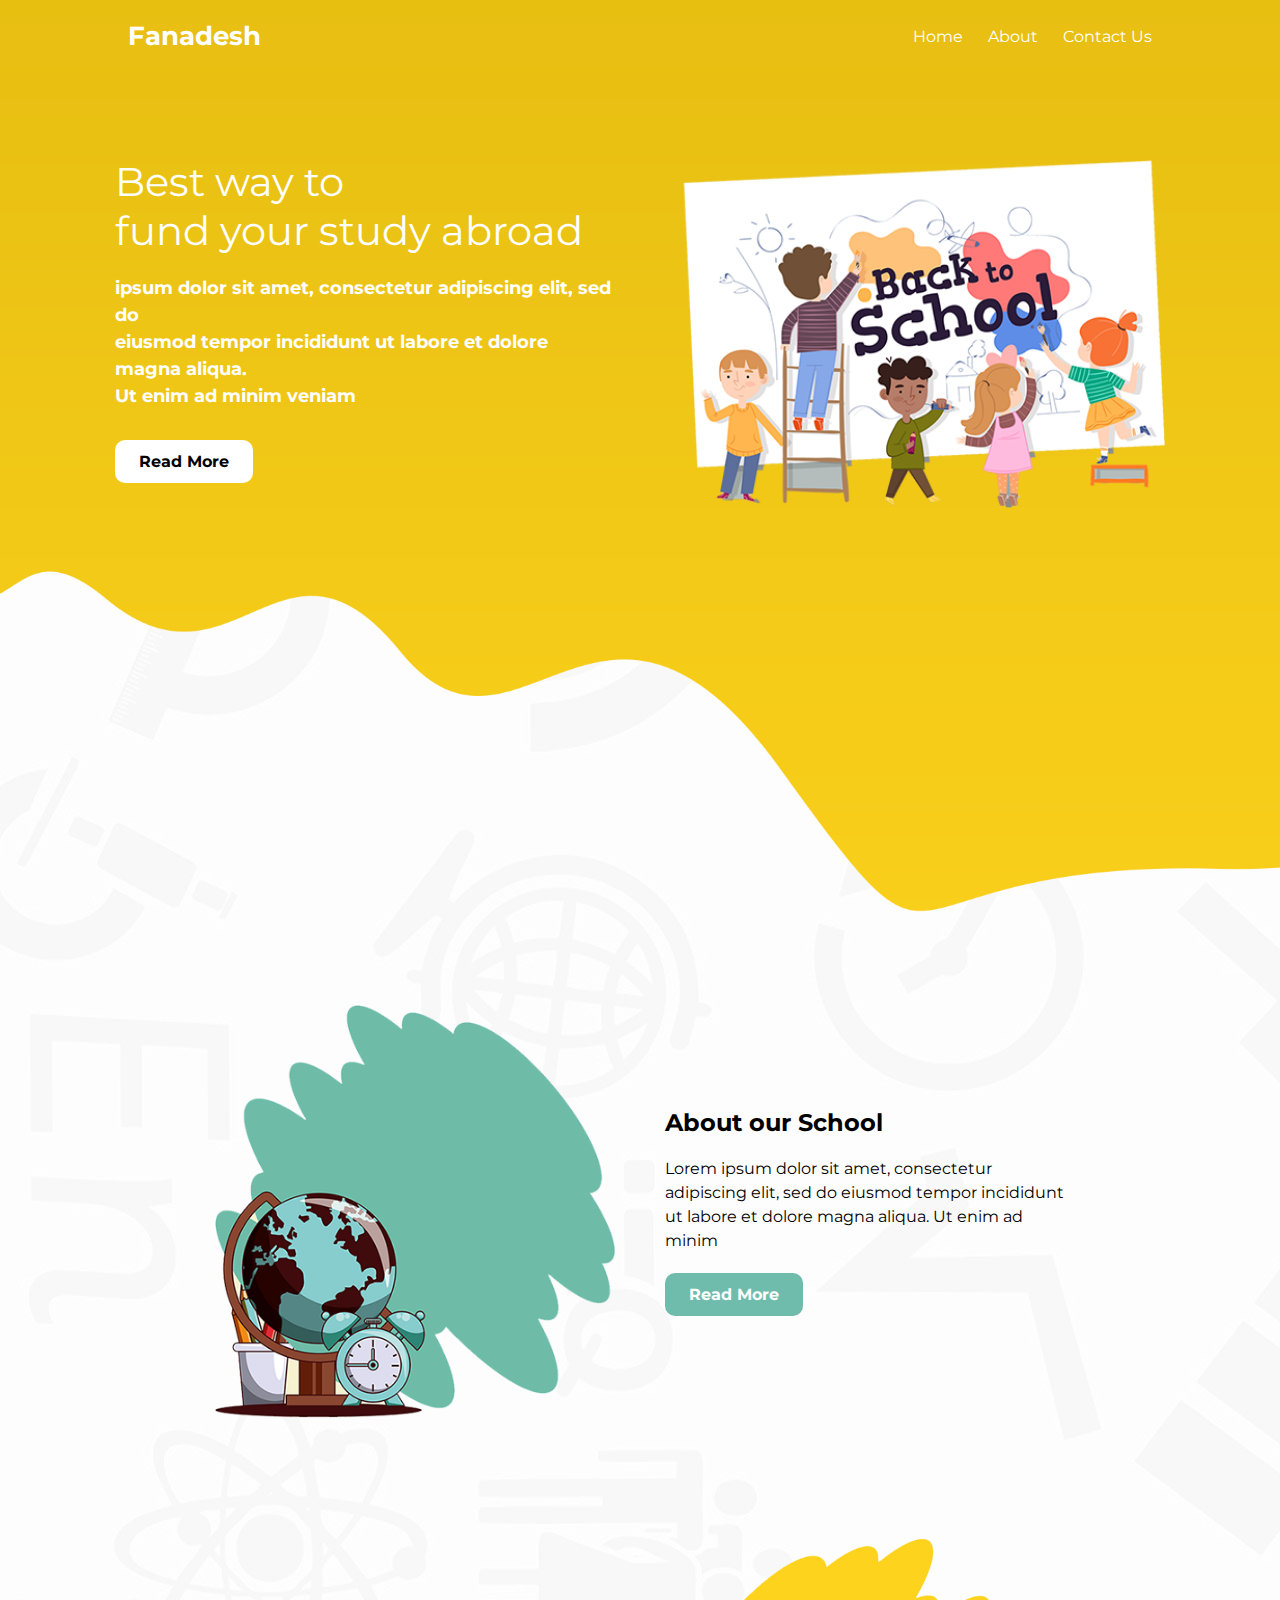
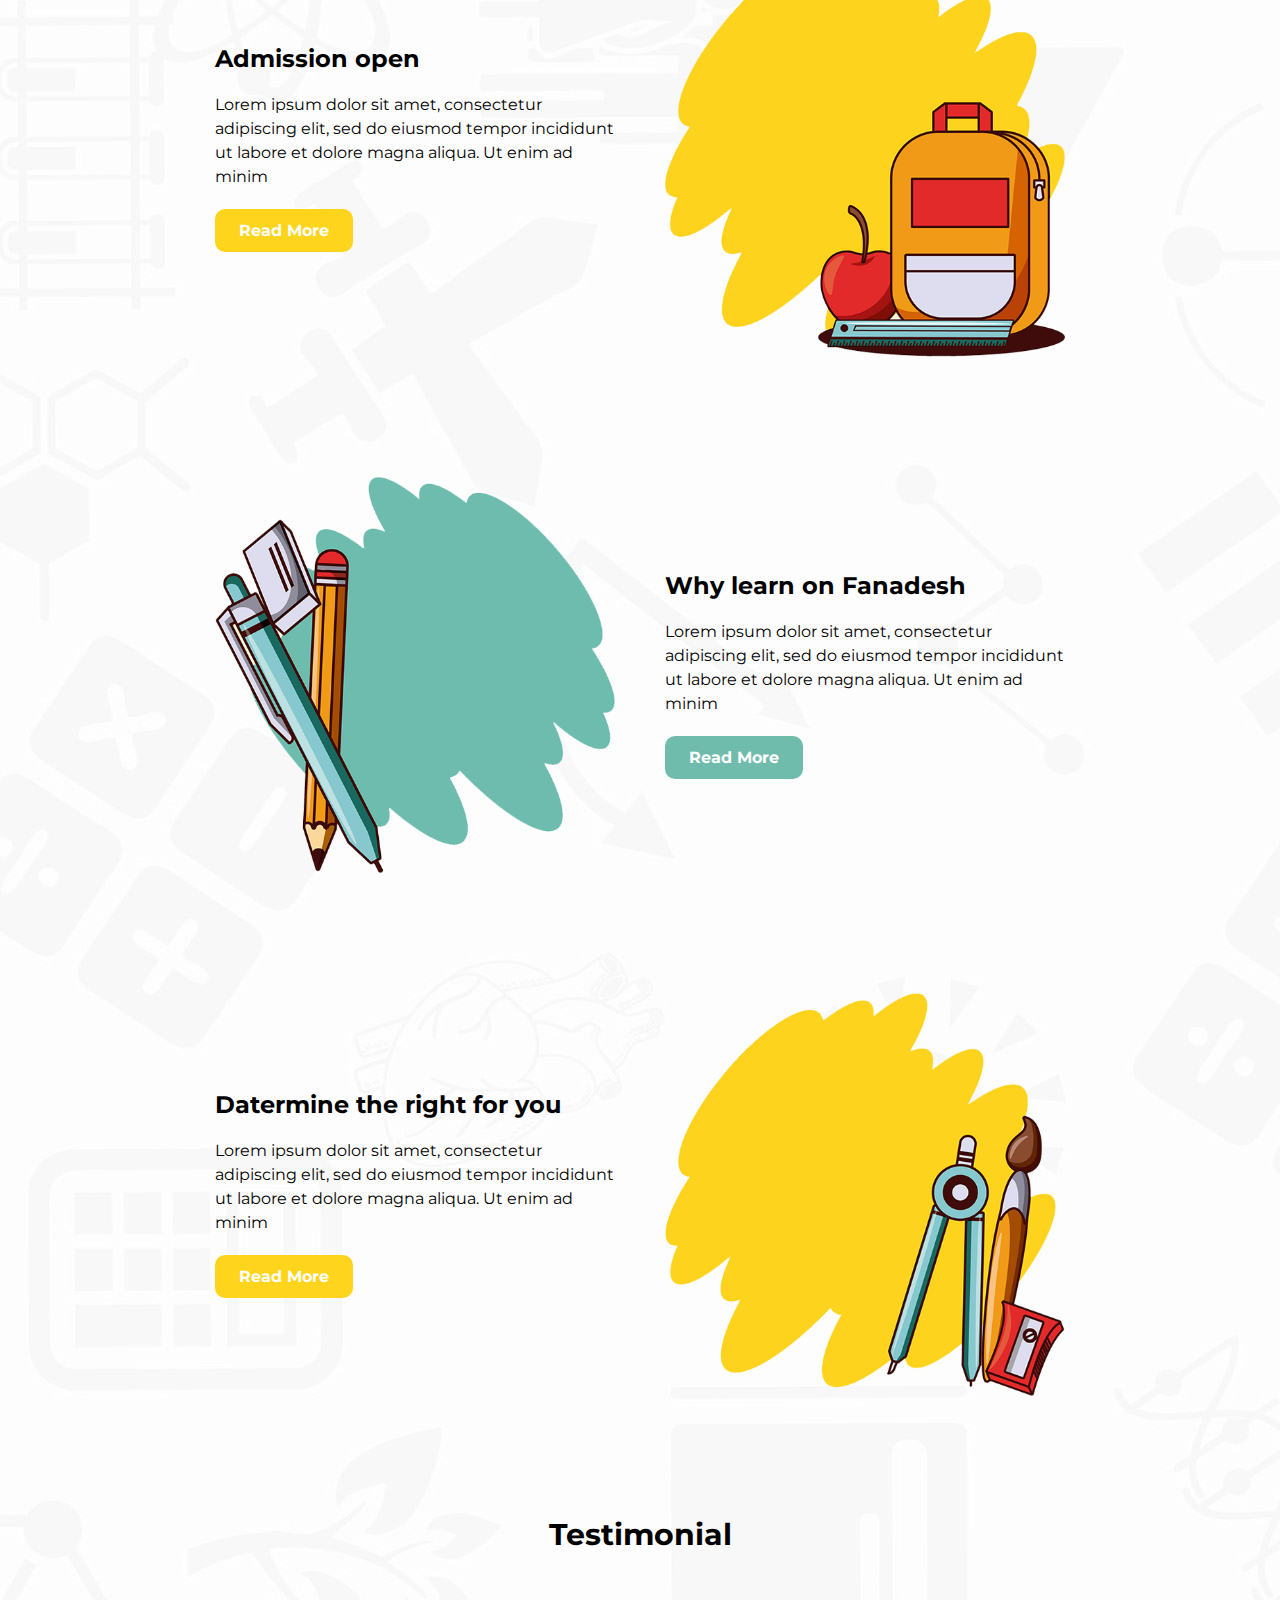
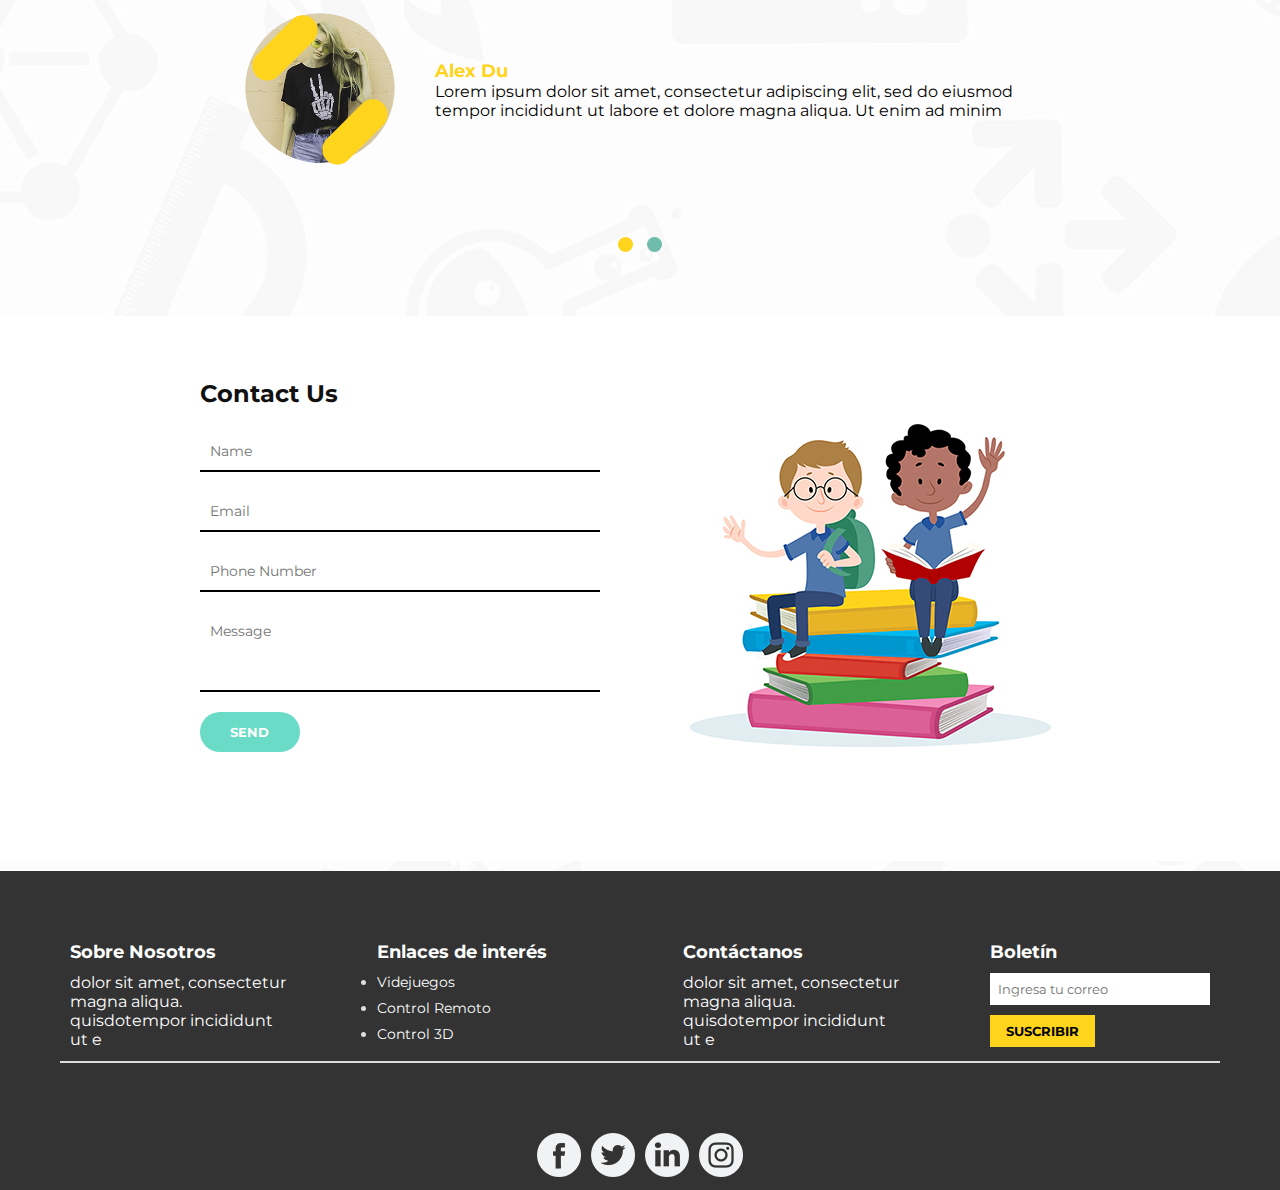
<file: index.html>
<!DOCTYPE html>
<html lang="es">
<head>
    <meta charset="UTF-8">
    <meta name="viewport" content="width=device-width, initial-scale=1.0">
    <title>Fanadesh</title>
    <link rel="preconnect" href="https://fonts.googleapis.com">
    <link rel="preconnect" href="https://fonts.gstatic.com" crossorigin>
    <link href="https://fonts.googleapis.com/css2?family=Montserrat:wght@400;700&display=swap" rel="stylesheet">
    <link rel="stylesheet" href="./css/estilo.css">
</head>
<body>

    <header>
        <nav>
            <!-- Logo fanadesh con "link" al index -->
            <a id="fanadesh" href="index.html">Fanadesh</a>
            <div class="link">
                <a href="index.html">Home</a>
                <a href="./public/about.html">About</a>
                <a href="./public/contact.html">Contact Us</a>
            </div>
        </nav>

        <div class="t_img">
            <div class="titul0">
                <h1>Best way to<br> fund your study abroad</h1>
                <h2>ipsum dolor sit amet, consectetur adipiscing elit, sed do<br>eiusmod tempor incididunt ut labore et dolore magna aliqua.<br>Ut enim ad minim veniam</h2>
                <a href="#" class="boton_header">Read More</a>
            </div>
            <img src="../images/hero.png" alt="Study Abroad">
        </div>   
    </header>

    <main class="secciones">

        <section>
            <img src="./images/about.png">
            <div class="texto">
               <span>About our School</span>
                <p>Lorem ipsum dolor sit amet, consectetur adipiscing elit, sed do eiusmod tempor incididunt ut labore et dolore magna aliqua. Ut enim ad minim</p>
                <a href="#" class="boton uno">Read More</a> 
            </div>
        </section>

        <section>
            <div class="texto">
                <span>Admission open</span>
                <p>Lorem ipsum dolor sit amet, consectetur adipiscing elit, sed do eiusmod tempor incididunt ut labore et dolore magna aliqua. Ut enim ad minim</p>
                <a href="#" class="boton dos">Read More</a>
            </div>
            <img src="./images/admission.png">
        </section>

        <section>
            <img src="./images/why.png">
            <div class="texto">
                <span id="why">Why learn on Fanadesh</span>
                <p>Lorem ipsum dolor sit amet, consectetur adipiscing elit, sed do eiusmod tempor incididunt ut labore et dolore magna aliqua. Ut enim ad minim</p>
            <a href="#" class="boton uno">Read More</a>
            </div>
        </section>

        <section>
            <div class="texto">
                <span>Datermine the right for you</span>
                <p>Lorem ipsum dolor sit amet, consectetur adipiscing elit, sed do eiusmod tempor incididunt ut labore et dolore magna aliqua. Ut enim ad minim</p>
                <a href="#" class="boton dos">Read More</a>
            </div>
            <img src="./images/determine.png">
        </section>

        <h3>Testimonial</h3>

        <section class="testimonios">
            
            <input type="radio" name="slider" id="test1" checked> 
            <input type="radio" name="slider" id="test2">
            <input type="radio" name="slider" id="test3">
            <div class="contenedor">
                <article class="testimonio uno">
                    <div class="contenedor_barras">
                        <div class="barra izq"></div>
                        <img class="cliente_img" src="./images/client.png" alt="Foto de Alex Du">
                        <div class="barra der"></div>
                    </div>
                    <div class="texto_cliente">
                        <span class="cliente">Alex Du</span>
                        <p>Lorem ipsum dolor sit amet, consectetur adipiscing elit, sed do eiusmod tempor incididunt ut labore et dolore magna aliqua. Ut enim ad minim</p>
                    </div>
                </article>
        
                <article class="testimonio dos">
                    <div class="contenedor_barras">
                        <div class="barra izq"></div>
                        <img class="cliente_img perrito" src="./images/piun.jpg" alt="Foto de Alex Du">
                        <div class="barra der"></div>
                    </div>
                    <div class="texto_cliente">
                        <span class="cliente">Hola Profe</span>
                        <p>casi me mori haciendo esta seccion</p>
                    </div>
                </article>
        
            </div>
        
            <div class="controles">
                <label for="test1"></label>
                <label for="test2"></label>
            </div>
        </section>
    </main>

    <section class="contacto">
        <div class="contenedor_contacto">
          <form class="formulario">
            <h2 id="contact_us">Contact Us</h2>
            <input type="text" placeholder="Name" required />
            <input type="email" placeholder="Email" required />
            <input type="text" placeholder="Phone Number" required />
            <textarea placeholder="Message" required></textarea>
            <button type="submit" class="enviar"">Send</button>
          </form>
          <div>
            <img src="./images/students.jpg" alt="students">
          </div>
        </div>
      </section>

      <footer>
        <div class="contenedor_f">
      
          <div class="secciones_f">
            
            <div class="seccion_f uno">
              <h3>Sobre Nosotros</h3>
              <p>dolor sit amet, consectetur magna aliqua. quisdotempor incididunt ut e</p>
            </div>
       
            <div class="seccion_f dos">
              <h3>Enlaces de interés</h3>
              <ul style="list-style-type: disc;"">
                <li><a href="index.html">Videjuegos</a></li>
                <li><a href="index.html">Control Remoto</a></li>
                <li><a href="index.html">Control 3D</a></li>
              </ul>
            </div>
      
       
            <div class="seccion_f tres">
              <h3>Contáctanos</h3>
              <p>dolor sit amet, consectetur magna aliqua. quisdotempor incididunt ut e</p>
            </div>
      
            <div class="seccion_f cuatro">
              <h3>Boletín</h3>
              <input type="email" placeholder="Ingresa tu correo" />
              <button>SUSCRIBIR</button>
            </div>
          </div>
        </div>

        <div class="sitios_web">
            <img src="./images/fb.png">
            <img src="./images/twitter.png">
            <img src="./images/linkedin.png">
            <img src="./images/instagram.png">
        </div>
      </footer>

</body>
</html>

</body>
</html>
</file>
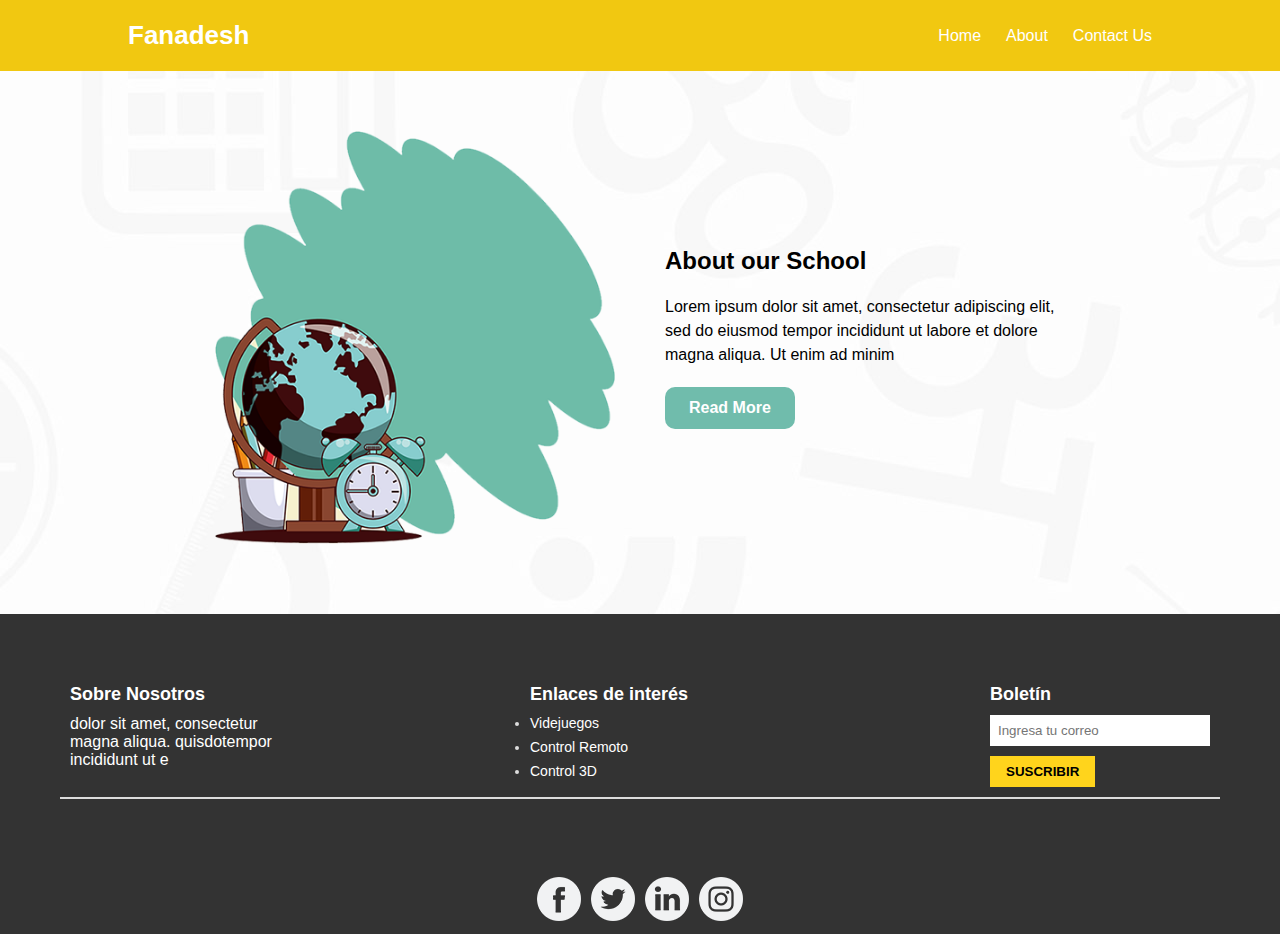
<file: public/about.html>
<!DOCTYPE html>
<html lang="en">
<head>
    <meta charset="UTF-8">
    <meta name="viewport" content="width=device-width, initial-scale=1.0">
    <link rel="stylesheet" href="../css/estilo.css">
    <title>About Us</title>
</head>
<body>
    <nav class="nav_subpaginas">
        <a id="fanadesh" href="../index.html">Fanadesh</a>
        <div class="link">
            <a href="../index.html">Home</a>
            <a href="about.html">About</a>
            <a href="contact.html">Contact Us</a>
         </div>
    </nav>
    <main class="secciones">
        <section>
                <img src="../images/about.png">
                <div class="texto">
                <span>About our School</span>
                    <p>Lorem ipsum dolor sit amet, consectetur adipiscing elit, sed do eiusmod tempor incididunt ut labore et dolore magna aliqua. Ut enim ad minim</p>
                    <a href="#" class="boton uno">Read More</a> 
                </div>
        </section>
    </main>

    <footer>
        <div class="contenedor_f">
      
          <div class="secciones_f">
            
            <div class="seccion_f uno">
              <h3>Sobre Nosotros</h3>
              <p>dolor sit amet, consectetur magna aliqua. quisdotempor incididunt ut e</p>
            </div>
       
            <div class="seccion_f dos">
              <h3>Enlaces de interés</h3>
              <ul style="list-style-type: disc;"">
                <li><a href="index.html">Videjuegos</a></li>
                <li><a href="index.html">Control Remoto</a></li>
                <li><a href="index.html">Control 3D</a></li>
              </ul>
            </div>
      
            <div class="seccion_f cuatro">
              <h3>Boletín</h3>
              <input type="email" placeholder="Ingresa tu correo" />
              <button>SUSCRIBIR</button>
            </div>
          </div>
        </div>

        <div class="sitios_web">
            <img src="../images/fb.png">
            <img src="../images/twitter.png">
            <img src="../images/linkedin.png">
            <img src="../images/instagram.png"
        </div>
      </footer>
</body>
</html>
</file>
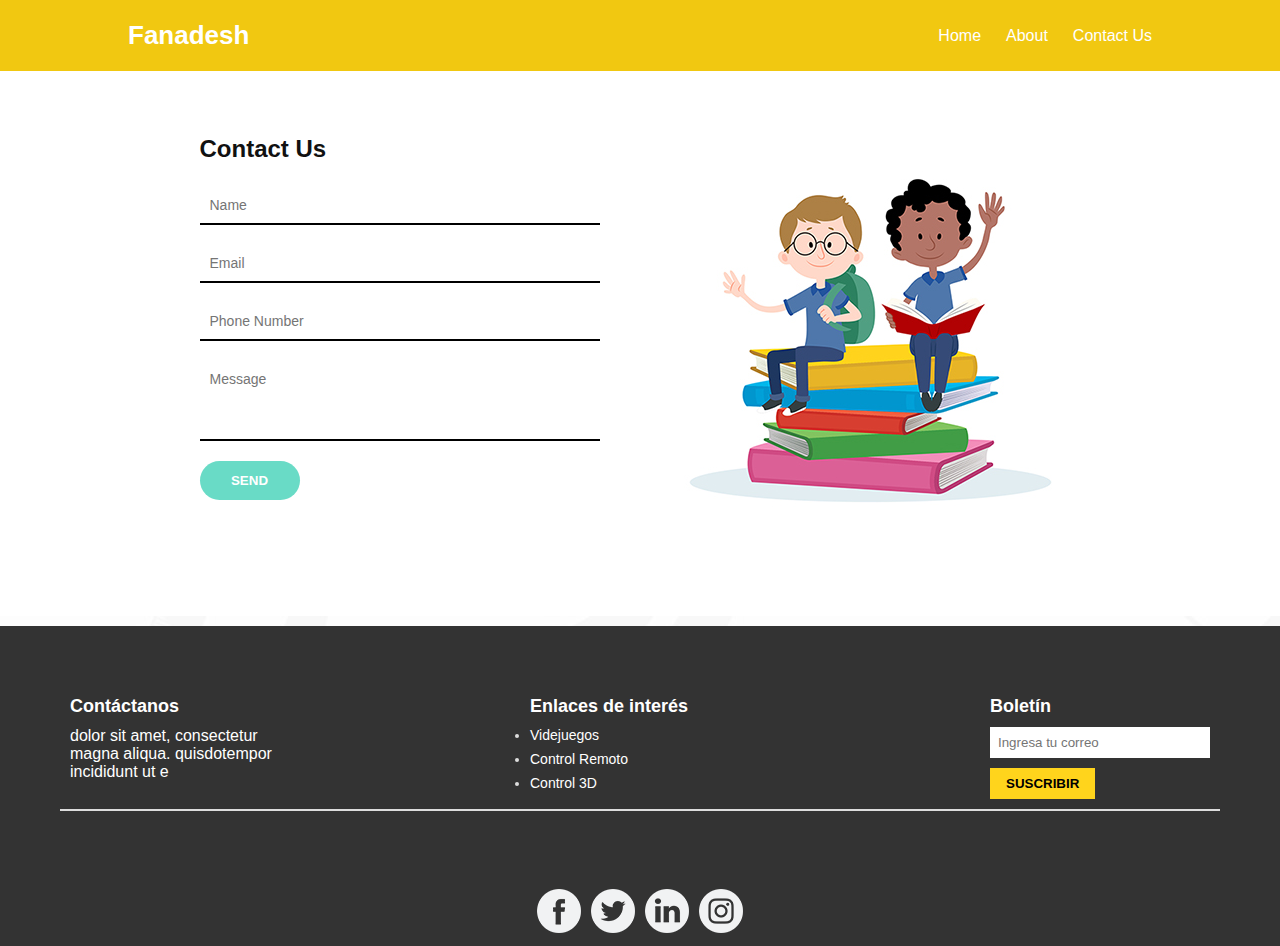
<file: public/contact.html>
<!DOCTYPE html>
<html lang="en">
<head>
    <meta charset="UTF-8">
    <meta name="viewport" content="width=device-width, initial-scale=1.0">
    <link rel="stylesheet" href="../css/estilo.css">
    <title>Contact Us</title>
</head>
<body>
    <nav class="nav_subpaginas">
            <!-- Logo fanadesh con "link" al index -->
            <a id="fanadesh" href="../index.html">Fanadesh</a>
            <div class="link">
                <a href="../index.html">Home</a>
                <a href="about.html">About</a>
                <a href="contact.html">Contact Us</a>
            </div>
        </nav>
      <section class="contacto">
        <div class="contenedor_contacto">
          <form class="formulario">
            <h2 id="contact_us">Contact Us</h2>
            <input type="text" placeholder="Name" required />
            <input type="email" placeholder="Email" required />
            <input type="text" placeholder="Phone Number" required />
            <textarea placeholder="Message" required></textarea>
            <button type="submit" class="enviar"">Send</button>
          </form>
          <div>
            <img src="../images/students.jpg" alt="students">
          </div>
        </div>
      </section>
      <footer>
        <div class="contenedor_f">
      
          <div class="secciones_f">
         
       
            <div class="seccion_f dos">
                <h3>Contáctanos</h3>
              <p>dolor sit amet, consectetur magna aliqua. quisdotempor incididunt ut e</p>
              </ul>
            </div>
      
       
            <div class="seccion_f tres">
              <h3>Enlaces de interés</h3>
              <ul style="list-style-type: disc;"">
                <li><a href="index.html">Videjuegos</a></li>
                <li><a href="index.html">Control Remoto</a></li>
                <li><a href="index.html">Control 3D</a></li>
              </ul>
            </div>
      
            <div class="seccion_f cuatro">
              <h3>Boletín</h3>
              <input type="email" placeholder="Ingresa tu correo" />
              <button>SUSCRIBIR</button>
            </div>
          </div>
        </div>

        <div class="sitios_web">
            <img src="../images/fb.png">
            <img src="../images/twitter.png">
            <img src="../images/linkedin.png">
            <img src="../images/instagram.png">
        </div>
      </footer>
</body>
</html>
</file>
<file: css/estilo.css>
* {
    margin: 0;
    padding: 0;
    font-family: "Montserrat", sans-serif;
    box-sizing: border-box;
}

body {
    background-image: url(../images/body-bg.jpg)   ;
}


header {
    background-image: url(../images/hero-bg.png);
    background-size: cover;
    background-position: left bottom;
    background-repeat: no-repeat;
    min-height: 105vh;
}


nav { 
    display: flex;
    justify-content: space-between;
    align-items: center;
    padding: 20px 10%;
}

nav a {
    text-decoration: none;
    color: white;
}

.nav_subpaginas {
    background-color:#f1c811;
}

.link a {
    transition: transform 0.3s ease;
}

.link a:hover {
    transform: translateY(-5px);
}

#fanadesh {
    font-size: 26px;
    font-weight: bold;
}

nav .link {
    display: flex;
    gap: 25px;
}

div.t_img {
    display: flex;
    align-items: center;
    justify-content: center;
    gap: 50px;
    padding: 60px 5%;
    max-width: 1200px;
    margin: auto;
}

.titul0 {
    max-width: 500px;
}

h1 {
    font-size: 40px;
    font-weight: normal; 
    margin-bottom: 20px;
    color: white;
}

h2 {
    font-size: 18px;
    margin-bottom: 30px;
    color: white;
    line-height: 1.5;
}

div.t_img img {
    width: 100%;
    max-width: 500px;
    height: auto;
    object-fit: contain;
}


.boton_header {
    display: inline-block;
    background-color: white;
    color: black;
    padding: 12px 24px;
    text-decoration: none;
    border-radius: 10px;
    font-weight: bold;
    transition: all 0.3s ease;
}

.boton_header:hover {
    background-color: #cc9602;
    color: white;
    transform: translateY(-5px);
}


@media (max-width: 768px) {
    div.t_img {
        flex-direction: column;
        text-align: center;
        gap: 30px;
    }

    .titul0 {
        max-width: 90%;
    }

    div.t_img img {
        max-width: 300px;
    }
}

.secciones section {
    display: flex;
    align-items: center;
    justify-content: center;
    gap: 50px;
    padding: 60px 5%;
    flex-wrap: wrap;
}

.secciones section img {
    width: 90%;
    max-width: 400px;
    height: auto;
    object-fit: contain;
}

.secciones section .texto {
    max-width: 400px;
}

.secciones section .texto span {
    display: block;
    font-size: 24px;
    font-weight: bold;
    margin-bottom: 20px;
}

.secciones section .texto p {
    margin-bottom: 20px;
    line-height: 1.5;
}

.boton{
    display: inline-block;
    color: rgb(255, 255, 255);
    padding: 12px 24px;
    text-decoration: none;
    border-radius: 10px;
    font-weight: bold;
    transition: all 0.3s ease;
}

.boton.uno{
    background-color: #70bcac;   
}
.boton.dos{
    background-color: #ffd41c;   
}
.boton:hover {
    color: white;
    transform: translateY(-5px);
}

.boton.uno:hover{
   background-color: #226457;
}
.boton.dos:hover{
    background-color: #af920d;
}

h3 {
    text-align: center;
    font-size: 30px;
    padding-top: 60px;
}

.cliente {
    color: #ffd41c;
    font-weight: bold;
    font-size: 18px;
}

.secciones section .texto_cliente {
    max-width: 600px;
}


/*inicio para cambio con botones del testimonio*/
.testimonios input[type="radio"] {
    display: none;
}

.contenedor {
    position: relative;
    width: 100%;
    min-height: 100px;
}

.testimonio {
    position: absolute;
    top: 0;
    width: 100%;
    opacity: 0;
    transform: scale(0.95);
    transition: opacity 0.5s ease, transform 0.5s ease;
    display: flex;
    align-items: center;
    justify-content: center;
    gap: 40px;
    flex-wrap: nowrap;
    text-align: left;
}

.testimonio .cliente_img {
    flex-shrink: 0;
    width: 150px;
    height: auto;
    object-fit: contain;
    transition: none;
}

.cliente_img.perrito {
    border-radius: 50%;
}

.contenedor_barras {
    position: relative;
    display: inline-block;
    flex: 0 0 auto;
    text-align: center;
}

#test1:checked ~ .contenedor .uno,
#test2:checked ~ .contenedor .dos {
    opacity: 1;
    transform: scale(1);
    position: relative;
}
@keyframes moverIzquierda {
    0%   { transform: rotateZ(-45deg) translate(0, 0); }
    100%  { transform: rotateZ(-45deg) translate(-10px, -50px); }  
}

@keyframes moverDerecha {
    0%   { transform: rotateZ(-45deg) translate(0, 0); }
    100%  { transform: rotateZ(-45deg) translate(10px, 50px); }
}

.barra {
    background-color: #ffd41c;
    width: 80px;
    height: 30px;
    border-radius: 30px;
    transform: rotateZ(-45deg);
    position: absolute;
    z-index: 2;
    animation-duration: 1s;
    animation-fill-mode: forwards; 
    animation-timing-function: ease-in-out;
    animation-iteration-count: 1
}

.barra.izq {
    top: 20px;
    animation-name: moverIzquierda;
}

.barra.der {
    bottom: 20px;
    right: 0;
    animation-name: moverDerecha;
}

.controles {
    text-align: center;
    margin-top: 20px;
}

.controles label {
    display: inline-block;
    width: 15px;
    height: 15px;
    background: #70bcac;   
    border-radius: 50%;
    margin: 0 5px;
    cursor: pointer;
    transition: background 0.5s ease;
}

input#test1:checked ~ .controles label[for="test1"],
input#test2:checked ~ .controles label[for="test2"] {
    background: #ffd41c;
}
/*termino botonos de cambio*/

/*formulario de contacto*/
.contacto {
    width: 100%;
    padding: 60px 20px;
    display: flex;
    justify-content: center;
    align-items: center;
    background-color: #fff;
}
  
.contenedor_contacto {
    display: flex;
    justify-content: center;
    max-width: 1000px;
    width: 100%;
    gap: 60px;
    flex-wrap: wrap;
}
  
.formulario {
    width: 100%;
    max-width: 400px;
    display: flex;
    flex-direction: column;
    align-items: flex-start; 
  }
  .formulario h2 {
    font-size: 24px;
    margin-bottom: 20px;
    color: #111;
  }
  
.formulario input,
.formulario textarea {
    width: 100%;
    margin-bottom: 20px;
    padding: 10px;
    border: none;
    border-bottom: 2px solid #000;
    font-size: 14px;
    outline: none;
    background-color: transparent;
  }
  
  .formulario textarea {
    resize: none;
    height: 80px;
  }
  
.enviar {
    background-color: #69dbc6;
    border: none;
    color: white;
    padding: 12px 30px;
    border-radius: 25px;
    font-weight: bold;
    text-transform: uppercase;
    cursor: pointer;
    width: 100px;
    transition: background-color 0.3s ease;
  }
  
.enviar:hover {
    background-color: #53cbb3;
  }
  
.contenedero_contacto img {
    flex: 1 1 400px;
    max-width: 100%;
    height: auto;
}

footer {
    background-color: #333;
}

.contenedor_f {
    max-width: 1200px;
    min-height: 250px;
    margin: auto;
    padding: 0px 20px;
    text-align: center;
}
  
  
.secciones_f {
    display: flex;
    flex-wrap: wrap;
    justify-content: space-between; 
    align-items: flex-start; 
    margin-top: 10px;
    text-align: left;
    gap: 5px;
    flex-direction: row;
    border-bottom: 2px solid #ddd;
}
  
.seccion_f {
  width: 220px;
  margin: 10px;
}
  
.seccion_f h3 {
    color: white;
    margin-bottom: 10px;
    font-size: 18px;
    text-align: left;
}
  
.seccion_f ul {
    list-style: none;
    padding: 0;
  }
  
.seccion_f ul li {
    margin-bottom: 8px;
    font-size: 14px;
    color: #ddd;
}

.seccion_f p {
    color: white;
}

.seccion_f a {
    color: white;
    text-decoration: none;
  }

.seccion_f a:hover{
    color: #cc9602;
}

.seccion_f input[type="email"] {
    padding: 8px;
    width: 100%;
    margin-bottom: 10px;
    border: none;
}
  
.seccion_f button {
    padding: 8px 16px;
    background-color: #ffd41c;
    border: none;
    cursor: pointer;
    font-weight: bold;

}

.sitios_web {
    display: flex;
    flex-wrap: wrap;
    justify-content: center;
    gap: 10px;
    padding: 1%;
    align-content: center;
}
</file>
